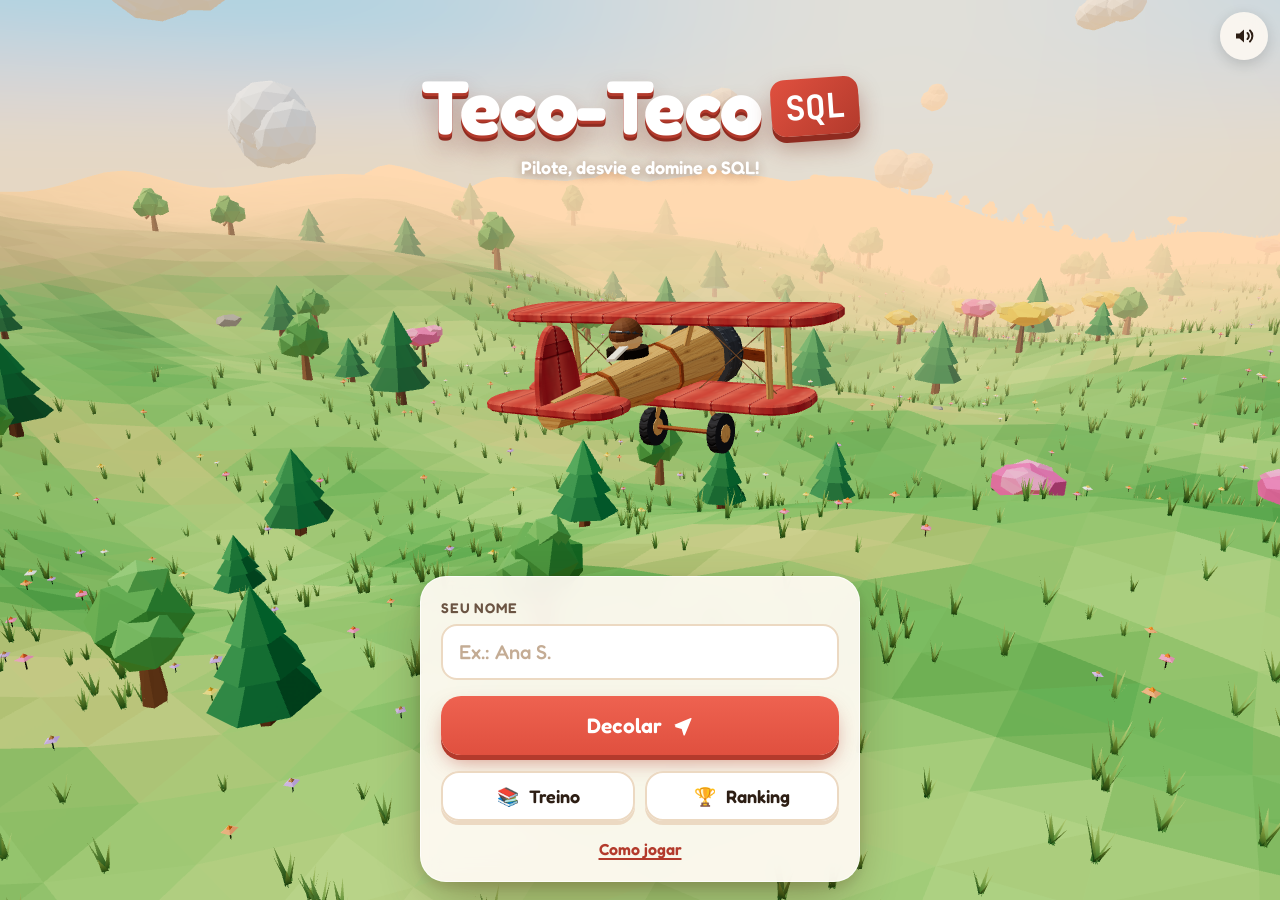
<file: index.html>
<!doctype html>
<html lang="pt-BR">
<head>
  <meta charset="utf-8">
  <meta name="viewport" content="width=device-width, initial-scale=1, maximum-scale=1, user-scalable=no, viewport-fit=cover">
  <meta name="theme-color" content="#f7c99b">
  <meta name="description" content="Teco-Teco SQL: pilote um aviãozinho, desvie dos obstáculos e responda desafios de SQL.">
  <meta name="apple-mobile-web-app-capable" content="yes">
  <meta name="mobile-web-app-capable" content="yes">
  <meta name="apple-mobile-web-app-title" content="Teco-Teco SQL">
  <title>Teco-Teco SQL</title>
  <link rel="manifest" href="manifest.webmanifest">
  <link rel="icon" href="assets/icone.svg" type="image/svg+xml">
  <link rel="apple-touch-icon" href="assets/icone-180.png">
  <link rel="preconnect" href="https://fonts.googleapis.com">
  <link rel="preconnect" href="https://fonts.gstatic.com" crossorigin>
  <link href="https://fonts.googleapis.com/css2?family=Fredoka:wght@400;500;600;700&family=JetBrains+Mono:wght@500;700&display=swap" rel="stylesheet">
  <link rel="stylesheet" href="css/estilo.css">
</head>
<body>
  <canvas id="cena" aria-hidden="true"></canvas>

  <!-- Carregando -->
  <div id="carregando" class="carregando">
    <div class="carregando-helice"></div>
    <span>Preparando o hangar…</span>
  </div>

  <!-- Tela inicial -->
  <section id="tela-inicio" class="tela" aria-label="Início">
    <button id="btn-som-menu" class="btn-redondo btn-som-menu" aria-label="Som"></button>
    <header class="logo">
      <div class="logo-titulo">
        <span class="logo-teco">Teco-Teco</span>
        <span class="logo-sql">SQL</span>
      </div>
      <p class="logo-sub">Pilote, desvie e domine o SQL!</p>
    </header>

    <form id="form-inicio" class="cartao cartao-inicio" autocomplete="off" novalidate>
      <label class="campo">
        <span class="campo-rotulo">Seu nome</span>
        <input id="nome" name="nome" maxlength="20" placeholder="Ex.: Ana S." enterkeyhint="done" spellcheck="false">
      </label>
      <div class="campo">
        <span class="campo-rotulo">Sua turma</span>
        <div id="turmas" class="turmas" role="radiogroup" aria-label="Turma"></div>
      </div>
      <p id="erro-inicio" class="erro" role="alert" hidden></p>
      <button type="submit" class="btn btn-principal btn-grande">
        Decolar
        <svg viewBox="0 0 24 24" aria-hidden="true"><path d="M2.6 10.6L20.4 3.3c.6-.2 1.1.3.9.9l-7.3 17.8c-.3.7-1.3.6-1.5-.1l-1.9-6.6-6.6-1.9c-.7-.2-.8-1.2-.1-1.5z" fill="currentColor"/><path d="M10.6 13.4l5-5" stroke="#fff" stroke-opacity=".5" stroke-width="1.6" stroke-linecap="round"/></svg>
      </button>
      <div class="linha-botoes">
        <button type="button" id="btn-treino" class="btn btn-secundario btn-treino">
          <span aria-hidden="true">📚</span> Treino
        </button>
        <button type="button" id="btn-ranking" class="btn btn-secundario btn-ranking">
          <span aria-hidden="true">🏆</span> Ranking
        </button>
      </div>
      <div class="linha-sec">
        <button type="button" id="btn-como" class="btn-link">Como jogar</button>
      </div>
    </form>
  </section>

  <!-- Ranking -->
  <section id="tela-ranking" class="tela tela-ranking" aria-label="Ranking">
    <div class="cartao cartao-ranking">
      <div class="treino-topo">
        <button id="btn-voltar-ranking" class="btn-redondo btn-voltar" aria-label="Voltar">
          <svg viewBox="0 0 24 24"><path d="M15 5l-7 7 7 7" fill="none" stroke="currentColor" stroke-width="2.6" stroke-linecap="round" stroke-linejoin="round"/></svg>
        </button>
        <div class="ranking-titulo">
          <h2>Ranking</h2>
          <p id="ranking-turma"></p>
        </div>
        <button id="btn-atualizar-ranking" class="btn-redondo btn-voltar" aria-label="Atualizar">
          <svg viewBox="0 0 24 24"><path d="M19.5 12a7.5 7.5 0 11-2.2-5.3M19.5 4.5v4h-4" fill="none" stroke="currentColor" stroke-width="2.4" stroke-linecap="round" stroke-linejoin="round"/></svg>
        </button>
      </div>
      <div id="ranking-conteudo" class="ranking-conteudo" aria-live="polite"></div>
      <a href="professor.html" class="link-professor">Área do professor</a>
    </div>
  </section>

  <!-- Modo treino: escolher tema -->
  <section id="tela-treino" class="tela tela-treino" aria-label="Modo treino">
    <div class="cartao cartao-treino">
      <div class="treino-topo">
        <button id="btn-voltar-treino" class="btn-redondo btn-voltar" aria-label="Voltar">
          <svg viewBox="0 0 24 24"><path d="M15 5l-7 7 7 7" fill="none" stroke="currentColor" stroke-width="2.6" stroke-linecap="round" stroke-linejoin="round"/></svg>
        </button>
        <div>
          <h2>Modo treino</h2>
          <p>Sem obstáculos, sem tempo e sem pontos. Só aprender!</p>
        </div>
      </div>
      <div id="lista-temas" class="lista-temas"></div>
    </div>
  </section>

  <!-- Modo treino: resumo -->
  <section id="tela-fim-treino" class="tela tela-resultado" aria-label="Resumo do treino">
    <div class="cartao cartao-resultado">
      <div id="treino-selo" class="res-selo"></div>
      <h2 id="treino-titulo" class="res-titulo"></h2>
      <div id="treino-tema" class="treino-tema"></div>
      <p id="treino-placar" class="treino-placar"></p>
      <div id="treino-bolinhas" class="treino-bolinhas"></div>
      <p id="treino-dica" class="res-sub"></p>
      <div class="res-botoes">
        <button id="btn-treino-de-novo" class="btn btn-principal btn-grande">Treinar de novo</button>
        <button id="btn-treino-outro" class="btn btn-secundario">Escolher outro tema</button>
        <button id="btn-treino-jogar" class="btn btn-secundario">Jogar valendo pontos ✈️</button>
      </div>
    </div>
  </section>

  <!-- HUD do jogo -->
  <div id="hud" class="hud" hidden>
    <div class="hud-topo">
      <div id="vidas" class="vidas" aria-label="Vidas"></div>
      <div class="hud-centro">
        <div id="progresso" class="pilula">1/15</div>
        <div class="proxima"><div id="proxima-barra" class="proxima-barra"></div></div>
      </div>
      <div class="hud-dir">
        <div id="pontos" class="pontos">0</div>
        <div id="combo" class="combo" hidden>x2</div>
      </div>
    </div>
    <div class="hud-botoes">
      <button id="btn-pausa" class="btn-redondo" aria-label="Pausar">
        <svg viewBox="0 0 24 24"><rect x="6" y="5" width="4" height="14" rx="1.5" fill="currentColor"/><rect x="14" y="5" width="4" height="14" rx="1.5" fill="currentColor"/></svg>
      </button>
      <button id="btn-som" class="btn-redondo" aria-label="Som"></button>
    </div>
    <div id="dica-arraste" class="dica-arraste">
      <div class="dica-dedo"></div>
      <span>Arraste o dedo para pilotar</span>
    </div>
  </div>

  <!-- Pergunta -->
  <div id="painel-pergunta" class="painel-pergunta" hidden></div>

  <!-- Contagem regressiva -->
  <div id="contagem" class="contagem" hidden></div>

  <!-- Avisos rápidos (perdeu vida, combo...) -->
  <div id="avisos" class="avisos" aria-live="polite"></div>

  <!-- Pausa -->
  <div id="tela-pausa" class="sobreposicao" hidden>
    <div class="cartao cartao-modal">
      <h2>Voo pausado</h2>
      <p>Respire fundo, piloto!</p>
      <button id="btn-continuar-pausa" class="btn btn-principal btn-grande">Continuar</button>
      <button id="btn-sair" class="btn btn-secundario">Sair para o início</button>
    </div>
  </div>

  <!-- Como jogar -->
  <div id="tela-como" class="sobreposicao" hidden>
    <div class="cartao cartao-modal cartao-como">
      <h2>Como jogar</h2>
      <ul class="lista-como">
        <li><span class="como-icone">👆</span><div><strong>Arraste o dedo</strong> em qualquer lugar da tela para pilotar. No computador, use as setas.</div></li>
        <li><span class="como-icone">☁️</span><div><strong>Desvie</strong> das nuvens de tempestade, dos balões e das torres de blocos.</div></li>
        <li><span class="como-icone">❓</span><div>De tempos em tempos o voo <strong>para</strong> e aparece uma pergunta de SQL. Responda com calma!</div></li>
        <li><span class="como-icone">❤️</span><div>Você tem <strong>5 vidas</strong>. Bater ou errar uma pergunta tira 1 vida.</div></li>
        <li><span class="como-icone">🔥</span><div>Responda <strong>rápido</strong> e acerte <strong>em sequência</strong>: 3 seguidas valem x2, 5 seguidas valem x3!</div></li>
        <li><span class="como-icone">⭐</span><div>Pegue as <strong>estrelas</strong> no caminho para ganhar pontos extras.</div></li>
        <li><span class="como-icone">🪙</span><div>Fique de olho na rara <strong>moeda dourada</strong>: ela aparece <strong>uma única vez</strong> por partida. Quem pegar <strong>dobra a pontuação</strong>!</div></li>
      </ul>
      <button id="btn-fechar-como" class="btn btn-principal btn-grande">Entendi!</button>
    </div>
  </div>

  <!-- Resultado -->
  <section id="tela-resultado" class="tela tela-resultado" aria-label="Resultado">
    <div class="cartao cartao-resultado">
      <div id="res-selo" class="res-selo"></div>
      <h2 id="res-titulo" class="res-titulo"></h2>
      <p id="res-sub" class="res-sub"></p>
      <div class="res-pontos">
        <span id="res-pontos" class="res-pontos-num">0</span>
        <span class="res-pontos-rotulo">pontos</span>
        <span id="res-recorde" class="res-recorde" hidden>Novo recorde!</span>
      </div>
      <div id="res-detalhe" class="res-detalhe"></div>
      <div class="res-stats">
        <div><strong id="res-acertos">0/15</strong><span>acertos</span></div>
        <div><strong id="res-combo">0</strong><span>maior combo</span></div>
        <div><strong id="res-distancia">0 m</strong><span>voados</span></div>
      </div>
      <div id="res-temas" class="res-temas"></div>
      <p id="res-ranking" class="res-ranking" aria-live="polite"></p>
      <div class="res-botoes">
        <button id="btn-de-novo" class="btn btn-principal btn-grande">Jogar de novo</button>
        <div class="linha-botoes">
          <button id="btn-ver-ranking" class="btn btn-secundario">🏆 Ranking</button>
          <button id="btn-inicio" class="btn btn-secundario">Início</button>
        </div>
      </div>
    </div>
  </section>

  <div id="confete" class="confete" aria-hidden="true"></div>

  <script type="module" src="js/main.js"></script>
</body>
</html>
</file>
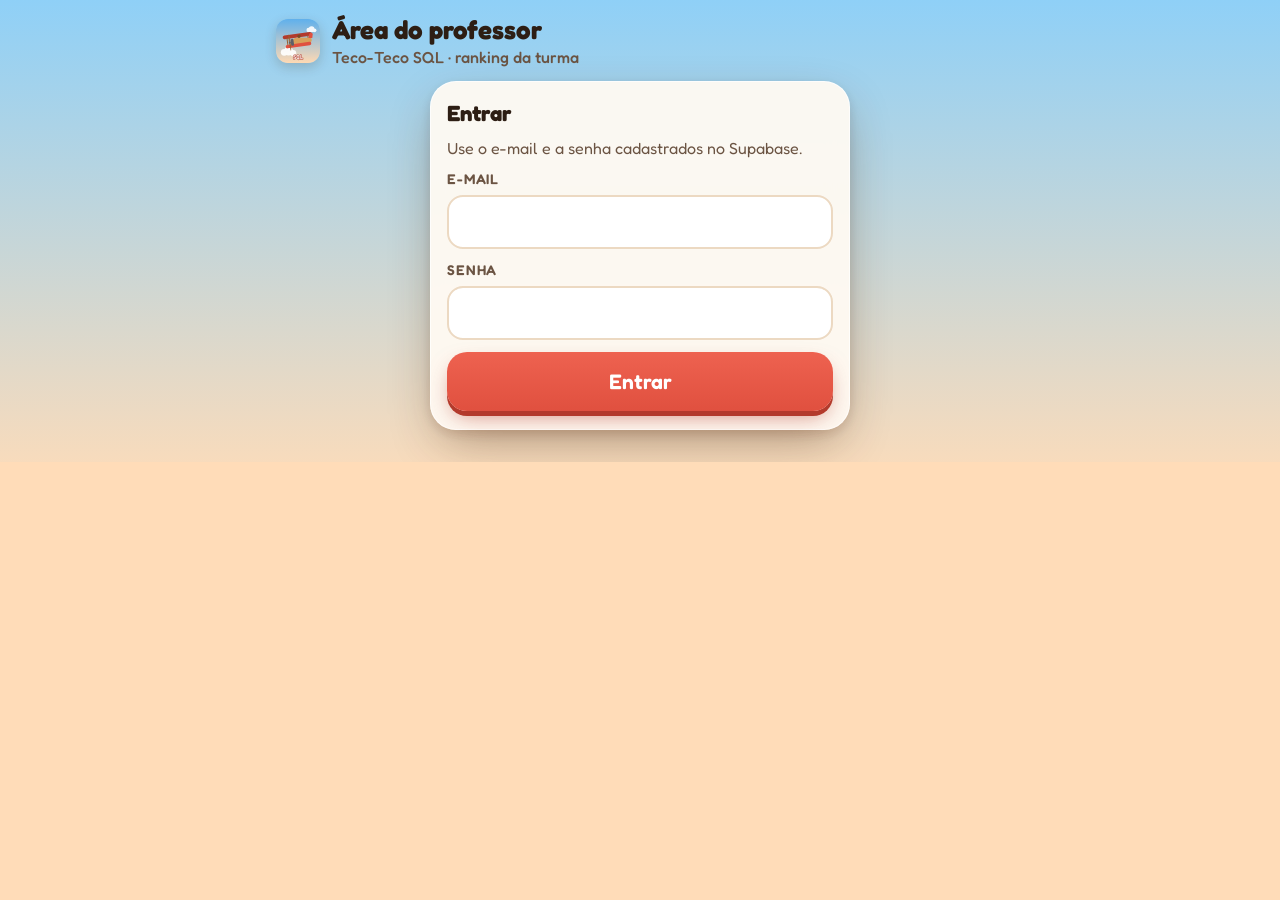
<file: professor.html>
<!doctype html>
<html lang="pt-BR">
<head>
  <meta charset="utf-8">
  <meta name="viewport" content="width=device-width, initial-scale=1, viewport-fit=cover">
  <meta name="theme-color" content="#f7c99b">
  <meta name="robots" content="noindex">
  <title>Área do professor · Teco-Teco SQL</title>
  <link rel="icon" href="assets/icone.svg" type="image/svg+xml">
  <link rel="preconnect" href="https://fonts.googleapis.com">
  <link rel="preconnect" href="https://fonts.gstatic.com" crossorigin>
  <link href="https://fonts.googleapis.com/css2?family=Fredoka:wght@400;500;600;700&family=JetBrains+Mono:wght@500;700&display=swap" rel="stylesheet">
  <link rel="stylesheet" href="css/estilo.css">
  <link rel="stylesheet" href="css/professor.css">
</head>
<body class="pagina-professor">
  <main class="prof">
    <header class="prof-cabecalho">
      <a href="./" class="prof-voltar" aria-label="Voltar ao jogo">
        <img src="assets/icone.svg" alt="" width="44" height="44">
      </a>
      <div>
        <h1>Área do professor</h1>
        <p>Teco-Teco SQL · ranking da turma</p>
      </div>
      <button id="btn-sair" class="btn btn-secundario btn-pequeno" hidden>Sair</button>
    </header>

    <!-- Aviso: ranking não configurado -->
    <section id="sem-config" class="cartao prof-cartao" hidden>
      <h2>Ranking ainda não configurado</h2>
      <p>Preencha <code>url</code> e <code>chave</code> em <code>js/config.js</code>, seguindo o passo a passo do README.</p>
    </section>

    <!-- Login -->
    <form id="form-login" class="cartao prof-cartao prof-login" hidden novalidate>
      <h2>Entrar</h2>
      <p>Use o e-mail e a senha cadastrados no Supabase.</p>
      <label class="campo">
        <span class="campo-rotulo">E-mail</span>
        <input id="email" type="email" autocomplete="username" required>
      </label>
      <label class="campo">
        <span class="campo-rotulo">Senha</span>
        <input id="senha" type="password" autocomplete="current-password" required>
      </label>
      <p id="erro-login" class="erro" role="alert" hidden></p>
      <button type="submit" class="btn btn-principal btn-grande" id="btn-entrar">Entrar</button>
    </form>

    <!-- Painel -->
    <section id="painel" hidden>
      <div class="prof-numeros">
        <div class="cartao"><strong id="n-jogadores">0</strong><span>alunos</span></div>
        <div class="cartao"><strong id="n-partidas">0</strong><span>partidas</span></div>
        <div class="cartao"><strong id="n-media">0</strong><span>média de acertos</span></div>
      </div>

      <div class="cartao prof-cartao">
        <div class="prof-ferramentas">
          <input id="busca" type="search" placeholder="Buscar aluno…" aria-label="Buscar aluno">
          <button id="btn-atualizar" class="btn btn-secundario btn-pequeno">↻ Atualizar</button>
          <button id="btn-csv" class="btn btn-secundario btn-pequeno">⬇ Planilha</button>
          <button id="btn-zerar" class="btn btn-perigo btn-pequeno">Zerar ranking</button>
        </div>
        <p class="prof-dica">O ranking mostra a <b>melhor</b> pontuação de cada aluno. Renomear ou apagar vale para todas as partidas daquele nome.</p>
        <div id="lista-jogadores" class="lista-jogadores" aria-live="polite"></div>
      </div>
    </section>
  </main>

  <!-- Janela de confirmação / edição -->
  <div id="janela" class="sobreposicao" hidden>
    <div class="cartao cartao-modal prof-janela" role="dialog" aria-modal="true" aria-labelledby="janela-titulo">
      <h2 id="janela-titulo"></h2>
      <div id="janela-corpo"></div>
      <p id="janela-erro" class="erro" role="alert" hidden></p>
      <div class="prof-janela-botoes">
        <button id="janela-cancelar" class="btn btn-secundario">Cancelar</button>
        <button id="janela-ok" class="btn btn-principal">OK</button>
      </div>
    </div>
  </div>

  <div id="aviso" class="prof-aviso" role="status" hidden></div>

  <script type="module" src="js/professor.js"></script>
</body>
</html>
</file>
<file: css/estilo.css>
/* ───────────── Teco-Teco SQL ───────────── */
:root {
  --creme: #fff8ef;
  --creme-2: #fbeedd;
  --tinta: #2d1e14;
  --tinta-2: #6b5443;
  --madeira: #d8a05a;
  --madeira-escura: #9a6230;
  --vermelho: #e0503f;
  --vermelho-escuro: #b33a2c;
  --verde: #22a565;
  --verde-claro: #e3f7ec;
  --erro: #e5484d;
  --erro-claro: #fdecec;
  --ouro: #ffc83d;
  --vidro: rgba(255, 250, 243, 0.94);
  --sombra: 0 18px 50px -12px rgba(74, 38, 12, 0.45), 0 4px 12px rgba(74, 38, 12, 0.12);
  --raio: 26px;
  --fonte: 'Fredoka', ui-rounded, 'SF Pro Rounded', system-ui, -apple-system, 'Segoe UI', Roboto, sans-serif;
  --mono: 'JetBrains Mono', ui-monospace, 'SF Mono', Menlo, Consolas, monospace;
  --topo-seguro: env(safe-area-inset-top, 0px);
  --base-segura: env(safe-area-inset-bottom, 0px);

  /* Cores dos temas */
  --t-create: #8b5cf6;
  --t-insert: #10b981;
  --t-select: #3b82f6;
  --t-where: #f59e0b;
  --t-update: #ec4899;
  --t-delete: #5b6b82;
}

* { box-sizing: border-box; -webkit-tap-highlight-color: transparent; }
html, body {
  margin: 0;
  height: 100%;
  overflow: hidden;
  background: #ffdcb8;
  color: var(--tinta);
  font-family: var(--fonte);
  overscroll-behavior: none;
  -webkit-user-select: none;
  user-select: none;
  -webkit-text-size-adjust: 100%;
}
input { -webkit-user-select: text; user-select: text; }
button { font: inherit; color: inherit; cursor: pointer; }
code {
  font-family: var(--mono);
  font-size: 0.88em;
  font-weight: 500;
  background: rgba(45, 30, 20, 0.07);
  border-radius: 6px;
  padding: 0.08em 0.35em;
  white-space: nowrap;
}
[hidden] { display: none !important; }

#cena {
  position: fixed;
  inset: 0;
  width: 100%;
  height: 100%;
  display: block;
  touch-action: none;
}

/* ───────────── Carregando ───────────── */
.carregando {
  position: fixed; inset: 0; z-index: 50;
  display: grid; place-content: center; justify-items: center; gap: 18px;
  background: linear-gradient(#7cc2f0, #ffdcb8);
  font-weight: 600; font-size: 18px; color: #fff;
  text-shadow: 0 2px 8px rgba(0, 0, 0, 0.15);
  transition: opacity 0.5s;
  text-align: center; padding: 24px;
}
.carregando.sumiu { opacity: 0; pointer-events: none; }
.carregando-helice {
  width: 64px; height: 64px; border-radius: 50%;
  background: conic-gradient(from 0deg, var(--madeira-escura) 0 8%, transparent 8% 50%, var(--madeira-escura) 50% 58%, transparent 58%);
  animation: girar 0.5s linear infinite;
}
@keyframes girar { to { transform: rotate(360deg); } }

/* ───────────── Telas ───────────── */
.tela {
  position: fixed; inset: 0; z-index: 10;
  display: none;
  flex-direction: column;
  align-items: center;
  padding: calc(18px + var(--topo-seguro)) 16px calc(18px + var(--base-segura));
  overflow-y: auto;
}
.tela.ativa { display: flex; animation: aparecer 0.45s cubic-bezier(.2,.8,.2,1); }
@keyframes aparecer { from { opacity: 0; transform: translateY(14px); } }

.cartao {
  background: var(--vidro);
  border-radius: var(--raio);
  box-shadow: var(--sombra);
  border: 1px solid rgba(255, 255, 255, 0.7);
  -webkit-backdrop-filter: blur(10px);
  backdrop-filter: blur(10px);
}

/* Logo */
#tela-inicio { justify-content: space-between; }
.logo { text-align: center; margin-top: 4vh; }
.logo-titulo {
  display: inline-flex; align-items: center; gap: 10px; flex-wrap: wrap; justify-content: center;
}
.logo-teco {
  font-size: clamp(44px, 13vw, 76px);
  font-weight: 700;
  letter-spacing: -0.02em;
  line-height: 0.95;
  color: #fff;
  -webkit-text-stroke: 0;
  text-shadow:
    0 3px 0 var(--vermelho-escuro),
    0 6px 0 #8f2b20,
    0 14px 24px rgba(120, 40, 20, 0.35);
}
.logo-sql {
  font-family: var(--mono);
  font-weight: 700;
  font-size: clamp(22px, 6vw, 34px);
  color: #fff;
  background: linear-gradient(135deg, var(--vermelho), var(--vermelho-escuro));
  padding: 6px 14px;
  border-radius: 14px;
  transform: rotate(-4deg);
  box-shadow: 0 6px 0 #8f2b20, 0 12px 22px rgba(120, 40, 20, 0.35);
}
.logo-sub {
  margin: 14px 0 0;
  font-size: 18px; font-weight: 600;
  color: #fff;
  text-shadow: 0 2px 10px rgba(90, 40, 10, 0.45);
}

.cartao-inicio {
  width: 100%;
  max-width: 440px;
  padding: 22px 20px 16px;
  display: flex; flex-direction: column; gap: 16px;
  animation: subir 0.6s 0.1s cubic-bezier(.2,.8,.2,1) both;
}
@keyframes subir { from { opacity: 0; transform: translateY(40px); } }

.campo { display: flex; flex-direction: column; gap: 8px; }
.campo-rotulo { font-size: 14px; font-weight: 600; color: var(--tinta-2); text-transform: uppercase; letter-spacing: 0.06em; }
.campo input {
  font: inherit; font-size: 20px; font-weight: 500;
  padding: 14px 16px;
  border-radius: 16px;
  border: 2px solid #ecd9c2;
  background: #fff;
  color: var(--tinta);
  outline: none;
  transition: border-color 0.2s, box-shadow 0.2s;
}
.campo input:focus { border-color: var(--madeira); box-shadow: 0 0 0 4px rgba(216, 160, 90, 0.25); }
.campo input::placeholder { color: #c4ac94; }

.turmas { display: grid; grid-template-columns: repeat(auto-fit, minmax(52px, 1fr)); gap: 8px; }
.turma {
  border: 2px solid #ecd9c2;
  background: #fff;
  border-radius: 14px;
  padding: 11px 6px;
  font-size: 17px; font-weight: 600;
  transition: transform 0.15s, background 0.2s, border-color 0.2s, color 0.2s;
}
.turma:active { transform: scale(0.95); }
.turma.ativa {
  background: var(--madeira);
  border-color: var(--madeira-escura);
  color: #fff;
  box-shadow: 0 4px 0 var(--madeira-escura);
  transform: translateY(-2px);
}

.erro {
  margin: -4px 0 0;
  color: var(--erro);
  font-weight: 600;
  font-size: 15px;
  animation: tremer 0.35s;
}
@keyframes tremer { 25% { transform: translateX(-6px); } 75% { transform: translateX(6px); } }

/* Botões */
.btn {
  border: 0;
  border-radius: 18px;
  padding: 14px 20px;
  font-size: 18px; font-weight: 600;
  display: inline-flex; align-items: center; justify-content: center; gap: 10px;
  transition: transform 0.12s, box-shadow 0.12s, filter 0.2s, opacity 0.2s;
}
.btn svg { width: 22px; height: 22px; }
.btn-principal {
  background: linear-gradient(180deg, #ee6250, var(--vermelho));
  color: #fff;
  box-shadow: 0 5px 0 var(--vermelho-escuro), 0 10px 22px -6px rgba(179, 58, 44, 0.6);
}
.btn-principal:active:not(:disabled) { transform: translateY(4px); box-shadow: 0 1px 0 var(--vermelho-escuro); }
.btn-secundario {
  background: #fff;
  color: var(--tinta);
  box-shadow: inset 0 0 0 2px #ecd9c2, 0 4px 0 #ecd9c2;
}
.btn-secundario:active:not(:disabled) { transform: translateY(3px); box-shadow: inset 0 0 0 2px #ecd9c2, 0 1px 0 #ecd9c2; }
.btn:disabled { opacity: 0.45; cursor: default; filter: grayscale(0.3); }
.btn-grande { padding: 17px 24px; font-size: 21px; border-radius: 20px; }
.btn-link {
  background: none; border: 0; padding: 6px 2px;
  color: var(--vermelho-escuro); font-weight: 600; font-size: 16px;
  text-decoration: underline; text-underline-offset: 3px; text-decoration-thickness: 2px;
}
.linha-sec { display: flex; justify-content: space-between; align-items: center; gap: 8px; flex-wrap: wrap; }
.em-breve {
  font-size: 13px; font-weight: 600; color: var(--tinta-2);
  background: var(--creme-2); padding: 6px 10px; border-radius: 999px;
}

/* ───────────── HUD ───────────── */
.hud {
  position: fixed; inset: 0; z-index: 5; pointer-events: none;
  padding: calc(10px + var(--topo-seguro)) 12px 12px;
}
.hud-topo { display: grid; grid-template-columns: 1fr auto 1fr; align-items: start; gap: 8px; }
.vidas { display: flex; gap: 2px; padding-top: 4px; }
.coracao svg { width: 20px; height: 20px; display: block; fill: #ff4d5e; filter: drop-shadow(0 2px 0 #b81f35) drop-shadow(0 3px 6px rgba(0,0,0,.18)); transition: transform 0.3s; }
.coracao.vazio svg { fill: rgba(255, 255, 255, 0.55); filter: drop-shadow(0 2px 0 rgba(0,0,0,.12)); }
.coracao.perdeu svg { animation: perdeu 0.6s; }
@keyframes perdeu { 0% { transform: scale(1.6); fill: #ff4d5e; } 40% { transform: scale(0.7) rotate(-15deg); } 100% { transform: scale(1); } }

.hud-centro { display: flex; flex-direction: column; align-items: center; gap: 6px; }
.pilula {
  background: rgba(45, 30, 20, 0.55);
  -webkit-backdrop-filter: blur(8px); backdrop-filter: blur(8px);
  color: #fff;
  font-weight: 600; font-size: 15px;
  padding: 5px 12px;
  border-radius: 999px;
  white-space: nowrap;
}
.pilula-rotulo { opacity: 0.75; font-weight: 500; }
.proxima { width: 100%; min-width: 90px; height: 6px; border-radius: 99px; background: rgba(45, 30, 20, 0.25); overflow: hidden; }
.proxima-barra { height: 100%; background: linear-gradient(90deg, #ffe08a, var(--ouro)); transform-origin: left; transform: scaleX(0); border-radius: inherit; }

.hud-dir { display: flex; flex-direction: column; align-items: flex-end; gap: 6px; }
.pontos {
  font-size: 30px; font-weight: 700; color: #fff; line-height: 1;
  text-shadow: 0 2px 0 rgba(120, 50, 10, 0.45), 0 4px 14px rgba(120, 50, 10, 0.35);
  font-variant-numeric: tabular-nums;
}
.pontos.pulo { animation: pulo 0.35s; }
@keyframes pulo { 40% { transform: scale(1.25); } }
.combo {
  font-size: 14px; font-weight: 700; color: #fff;
  background: rgba(45, 30, 20, 0.5);
  padding: 4px 10px; border-radius: 999px;
  animation: pulo 0.35s;
}
.combo.quente { background: linear-gradient(135deg, #ff8a3d, #f03e3e); box-shadow: 0 0 18px rgba(255, 120, 50, 0.7); }

.hud-botoes {
  position: absolute; right: 12px; bottom: calc(14px + var(--base-segura));
  display: flex; gap: 10px; pointer-events: auto;
}
.btn-redondo {
  width: 48px; height: 48px; border-radius: 50%;
  border: 0;
  background: rgba(255, 250, 243, 0.85);
  -webkit-backdrop-filter: blur(8px); backdrop-filter: blur(8px);
  color: var(--tinta);
  display: grid; place-items: center;
  box-shadow: 0 4px 14px rgba(0, 0, 0, 0.15);
}
.btn-redondo svg { width: 24px; height: 24px; }
.btn-redondo:active { transform: scale(0.92); }

.dica-arraste {
  position: absolute; left: 50%; bottom: calc(26% + var(--base-segura));
  transform: translateX(-50%);
  display: flex; flex-direction: column; align-items: center; gap: 10px;
  color: #fff; font-weight: 600; font-size: 17px;
  text-shadow: 0 2px 8px rgba(0, 0, 0, 0.35);
  transition: opacity 0.6s;
  white-space: nowrap;
}
.dica-arraste.sumiu { opacity: 0; }
.dica-dedo {
  width: 44px; height: 44px; border-radius: 50%;
  background: rgba(255, 255, 255, 0.9);
  box-shadow: 0 0 0 10px rgba(255, 255, 255, 0.25);
  animation: dedo 1.6s ease-in-out infinite;
}
@keyframes dedo { 0%, 100% { transform: translateX(-50px); } 50% { transform: translateX(50px); } }

/* Avisos rápidos */
.avisos { position: fixed; inset: 0; pointer-events: none; z-index: 8; display: grid; place-items: center; }
.aviso {
  grid-area: 1 / 1;
  font-size: 34px; font-weight: 700; color: #fff;
  padding: 8px 20px; border-radius: 999px;
  animation: aviso 1.2s forwards;
}
.aviso-ruim { background: rgba(229, 72, 77, 0.92); box-shadow: 0 10px 30px rgba(229, 72, 77, 0.5); }
@keyframes aviso {
  0% { opacity: 0; transform: scale(0.5); }
  15% { opacity: 1; transform: scale(1.1); }
  25% { transform: scale(1); }
  75% { opacity: 1; transform: translateY(-20px); }
  100% { opacity: 0; transform: translateY(-50px); }
}

/* ───────────── Pergunta ───────────── */
.painel-pergunta {
  position: fixed; inset: 0; z-index: 20;
  display: flex; align-items: flex-end; justify-content: center;
  padding: calc(12px + var(--topo-seguro)) 12px calc(12px + var(--base-segura));
  background: linear-gradient(180deg, rgba(40, 22, 10, 0.1), rgba(40, 22, 10, 0.55));
  opacity: 0;
  transition: opacity 0.22s;
  overflow-y: auto;
}
.painel-pergunta.visivel { opacity: 1; }
.cartao-pergunta {
  --tema: var(--t-select);
  width: 100%;
  max-width: 560px;
  max-height: 100%;
  overflow-y: auto;
  background: var(--creme);
  border-radius: var(--raio);
  box-shadow: var(--sombra);
  padding: 18px 18px 20px;
  transform: translateY(40px) scale(0.98);
  transition: transform 0.35s cubic-bezier(.2,.9,.25,1.15);
  border-top: 6px solid var(--tema);
  user-select: none;
}
.painel-pergunta.visivel .cartao-pergunta { transform: none; }
.tema-create { --tema: var(--t-create); }
.tema-insert { --tema: var(--t-insert); }
.tema-select { --tema: var(--t-select); }
.tema-where { --tema: var(--t-where); }
.tema-update { --tema: var(--t-update); }
.tema-delete { --tema: var(--t-delete); }

.pq-topo { display: flex; justify-content: space-between; align-items: center; gap: 8px; }
.chip-tema {
  font-family: var(--mono);
  font-weight: 700;
  font-size: 13px;
  color: #fff;
  background: var(--tema);
  padding: 5px 10px;
  border-radius: 8px;
  letter-spacing: 0.02em;
  white-space: nowrap;
}
.pq-num { font-weight: 600; color: var(--tinta-2); font-size: 15px; }
.pq-tempo { height: 8px; background: #efe1cf; border-radius: 99px; margin: 14px 0 12px; overflow: hidden; }
.pq-tempo-barra {
  height: 100%;
  background: linear-gradient(90deg, var(--tema), color-mix(in srgb, var(--tema) 60%, white));
  transform-origin: left;
  border-radius: inherit;
  transition: background 0.3s;
}
.pq-tempo-barra.alerta { background: linear-gradient(90deg, #f03e3e, #ff8787); animation: piscar 0.5s infinite alternate; }
.pq-tempo.parado .pq-tempo-barra { animation: none; }
@keyframes piscar { to { opacity: 0.55; } }
.pq-tipo { font-size: 14px; font-weight: 600; color: var(--tema); text-transform: uppercase; letter-spacing: 0.06em; }
.pq-texto { font-size: clamp(19px, 5.2vw, 23px); line-height: 1.35; font-weight: 600; margin: 6px 0 16px; }
.pq-texto code { font-size: 0.84em; white-space: normal; }

.btn-opcao {
  width: 100%;
  border: 2px solid #ecd9c2;
  background: #fff;
  border-radius: 18px;
  text-align: left;
  transition: transform 0.12s, border-color 0.2s, background 0.2s, box-shadow 0.12s;
  box-shadow: 0 4px 0 #ecd9c2;
}
.btn-opcao:active:not(:disabled) { transform: translateY(3px); box-shadow: 0 1px 0 #ecd9c2; }
.btn-opcao:disabled { cursor: default; }
.respondida .btn-opcao:not(.certa):not(.errada) { opacity: 0.45; }
.btn-opcao.certa { border-color: var(--verde); background: var(--verde-claro); box-shadow: 0 4px 0 var(--verde); animation: certo 0.4s; }
.btn-opcao.errada { border-color: var(--erro); background: var(--erro-claro); box-shadow: 0 4px 0 var(--erro); animation: tremer 0.35s; }
@keyframes certo { 50% { transform: scale(1.04); } }

.opcoes-vf { display: grid; grid-template-columns: 1fr 1fr; gap: 12px; }
.btn-vf {
  display: flex; flex-direction: column; align-items: center; gap: 8px;
  padding: 18px 8px 16px;
  font-size: 20px; font-weight: 700;
  text-align: center;
}
.vf-icone { width: 46px; height: 46px; border-radius: 50%; display: grid; place-items: center; color: #fff; }
.vf-icone svg { width: 26px; height: 26px; }
.vf-verdadeiro .vf-icone { background: var(--verde); }
.vf-falso .vf-icone { background: var(--erro); }

.opcoes-escolha { display: flex; flex-direction: column; gap: 10px; }
.btn-escolha { display: flex; align-items: center; gap: 12px; padding: 12px 14px; font-size: 17px; font-weight: 500; }
.letra {
  flex: none;
  width: 32px; height: 32px; border-radius: 10px;
  display: grid; place-items: center;
  background: color-mix(in srgb, var(--tema) 14%, white);
  color: var(--tema);
  font-weight: 700;
}
.btn-escolha.certa .letra { background: var(--verde); color: #fff; }
.btn-escolha.errada .letra { background: var(--erro); color: #fff; }
.texto.codigo { font-family: var(--mono); font-size: 14.5px; font-weight: 500; word-break: break-word; line-height: 1.4; }

/* Montar comando */
.montagem {
  min-height: 74px;
  border: 2px dashed color-mix(in srgb, var(--tema) 45%, #ecd9c2);
  background: color-mix(in srgb, var(--tema) 5%, white);
  border-radius: 18px;
  padding: 10px;
  display: flex; align-items: center;
  transition: border-color 0.2s, background 0.2s;
}
.montagem.certa { border: 2px solid var(--verde); background: var(--verde-claro); animation: certo 0.4s; }
.montagem.errada { border: 2px solid var(--erro); background: var(--erro-claro); animation: tremer 0.35s; }
.montagem-dica { color: var(--tinta-2); font-size: 15px; width: 100%; text-align: center; opacity: 0.8; }
.montagem-linha { display: flex; flex-wrap: wrap; gap: 7px; }
.montagem-linha:empty { display: none; }
.pecas { display: flex; flex-wrap: wrap; gap: 8px; margin: 14px 0 16px; justify-content: center; }
.peca {
  font-family: var(--mono);
  font-weight: 700;
  font-size: 15px;
  padding: 10px 12px;
  border-radius: 12px;
  border: 0;
  background: #fff;
  color: var(--tinta);
  box-shadow: inset 0 0 0 2px #ecd9c2, 0 4px 0 #e2ccb0;
  transition: transform 0.1s, opacity 0.2s;
  animation: peca 0.25s cubic-bezier(.2,.9,.3,1.3);
}
@keyframes peca { from { transform: scale(0.6); opacity: 0; } }
.peca:active:not(:disabled) { transform: translateY(3px); box-shadow: inset 0 0 0 2px #ecd9c2, 0 1px 0 #e2ccb0; }
.peca-usada {
  background: var(--tema);
  color: #fff;
  box-shadow: 0 3px 0 color-mix(in srgb, var(--tema) 70%, black);
}
.peca-vazia { color: transparent; background: transparent; box-shadow: inset 0 0 0 2px #eadccb; border: 0; pointer-events: none; animation: none; }
.respondida .peca-usada { cursor: default; }
.acoes-montar { display: grid; grid-template-columns: 1fr 2fr; gap: 10px; }
.gabarito {
  margin-top: 10px;
  padding: 10px 12px;
  border-radius: 14px;
  background: var(--verde-claro);
  border: 2px solid var(--verde);
  display: flex; flex-direction: column; gap: 4px;
  animation: aparecer 0.3s;
}
.gabarito span { font-size: 13px; font-weight: 700; color: var(--verde); text-transform: uppercase; letter-spacing: 0.05em; }
.gabarito code { background: none; padding: 0; white-space: normal; font-size: 15px; font-weight: 700; }

/* Retorno */
.pq-retorno { margin-top: 16px; padding-top: 16px; border-top: 2px dashed #ecd9c2; animation: aparecer 0.35s; display: flex; flex-direction: column; gap: 12px; }
.retorno-cabecalho { display: flex; align-items: center; gap: 12px; }
.retorno-icone { width: 46px; height: 46px; border-radius: 50%; display: grid; place-items: center; color: #fff; flex: none; }
.retorno-icone svg { width: 26px; height: 26px; }
.acertou .retorno-icone { background: var(--verde); box-shadow: 0 0 0 6px var(--verde-claro); }
.errou .retorno-icone { background: var(--erro); box-shadow: 0 0 0 6px var(--erro-claro); }
.retorno-titulo { display: flex; flex-direction: column; }
.retorno-titulo strong { font-size: 22px; }
.acertou .retorno-titulo strong { color: var(--verde); }
.errou .retorno-titulo strong { color: var(--erro); }
.retorno-titulo span { font-weight: 600; color: var(--tinta-2); }
.retorno-explicacao { margin: 0; font-size: 16.5px; line-height: 1.45; color: var(--tinta); background: var(--creme-2); padding: 12px 14px; border-radius: 14px; }
.retorno-explicacao code { white-space: normal; }

/* ───────────── Contagem ───────────── */
.contagem { position: fixed; inset: 0; z-index: 15; display: grid; place-items: center; pointer-events: none; }
.contagem-num {
  font-size: clamp(90px, 30vw, 160px);
  font-weight: 700; color: #fff;
  text-shadow: 0 6px 0 var(--vermelho-escuro), 0 16px 40px rgba(120, 40, 20, 0.45);
  animation: contar 0.65s cubic-bezier(.2,.8,.2,1) forwards;
}
.contagem-vai { font-size: clamp(64px, 20vw, 110px); color: #fff3c4; }
@keyframes contar { from { transform: scale(2.2); opacity: 0; } 30% { transform: scale(1); opacity: 1; } to { transform: scale(0.85); opacity: 0.9; } }

/* ───────────── Modais ───────────── */
.sobreposicao {
  position: fixed; inset: 0; z-index: 30;
  display: grid; place-items: center;
  padding: 16px;
  background: rgba(40, 22, 10, 0.45);
  animation: aparecer 0.25s;
  overflow-y: auto;
}
.cartao-modal {
  width: 100%; max-width: 420px;
  padding: 24px 20px 20px;
  display: flex; flex-direction: column; gap: 12px;
  text-align: center;
}
.cartao-modal h2 { margin: 0; font-size: 28px; }
.cartao-modal p { margin: 0 0 8px; color: var(--tinta-2); font-size: 17px; }
.cartao-como { text-align: left; max-width: 460px; }
.cartao-como h2 { text-align: center; }
.lista-como { list-style: none; margin: 4px 0 8px; padding: 0; display: flex; flex-direction: column; gap: 12px; }
.lista-como li { display: flex; gap: 12px; align-items: flex-start; font-size: 16.5px; line-height: 1.4; }
.como-icone { flex: none; width: 40px; height: 40px; border-radius: 12px; display: grid; place-items: center; background: var(--creme-2); font-size: 20px; }

/* ───────────── Resultado ───────────── */
.tela-resultado { justify-content: flex-start; }
.cartao-resultado {
  width: 100%; max-width: 460px;
  padding: 22px 18px 18px;
  text-align: center;
  display: flex; flex-direction: column; align-items: center; gap: 6px;
  margin: auto 0;
}
.res-selo {
  font-size: 44px; width: 80px; height: 80px; border-radius: 50%;
  display: grid; place-items: center;
  background: radial-gradient(circle at 35% 30%, #fff6d6, #ffd36b);
  box-shadow: 0 0 0 8px rgba(255, 211, 107, 0.3), 0 10px 30px rgba(200, 130, 20, 0.35);
  margin-top: -58px;
  animation: selo 0.7s cubic-bezier(.2,.9,.3,1.4);
}
@keyframes selo { from { transform: scale(0) rotate(-40deg); } }
.res-titulo { margin: 6px 0 0; font-size: 28px; line-height: 1.1; }
.res-sub { margin: 0; color: var(--tinta-2); font-size: 16px; font-weight: 500; }
.res-pontos { display: flex; flex-direction: column; align-items: center; margin: 6px 0 2px; }
.res-pontos-num {
  font-size: 56px; font-weight: 700; line-height: 1;
  background: linear-gradient(180deg, var(--vermelho), var(--vermelho-escuro));
  -webkit-background-clip: text; background-clip: text; color: transparent;
  font-variant-numeric: tabular-nums;
}
.res-pontos-rotulo { font-weight: 600; color: var(--tinta-2); text-transform: uppercase; letter-spacing: 0.1em; font-size: 13px; }
.res-recorde {
  margin-top: 8px;
  background: linear-gradient(135deg, #ffd43b, #ff922b);
  color: #fff; font-weight: 700; font-size: 14px;
  padding: 4px 12px; border-radius: 999px;
  animation: pulo 0.6s 1.2s;
}
.res-detalhe { display: flex; gap: 6px; flex-wrap: wrap; justify-content: center; font-size: 13px; color: var(--tinta-2); }
.res-detalhe span { background: var(--creme-2); padding: 4px 10px; border-radius: 999px; }
.res-stats { display: grid; grid-template-columns: repeat(3, 1fr); gap: 8px; width: 100%; margin: 8px 0 2px; }
.res-stats div { background: #fff; border-radius: 16px; padding: 7px 4px; display: flex; flex-direction: column; box-shadow: inset 0 0 0 2px #f1e3d1; }
.res-stats strong { font-size: 20px; }
.res-stats span { font-size: 13px; color: var(--tinta-2); font-weight: 500; }
.res-temas { width: 100%; display: grid; grid-template-columns: repeat(6, 1fr); gap: 5px; margin: 6px 0; }
.res-tema { display: flex; flex-direction: column; align-items: center; gap: 7px; background: #fff; border-radius: 12px; padding: 7px 2px 9px; box-shadow: inset 0 0 0 2px #f1e3d1; }
.bolinhas { display: flex; gap: 4px; }
.res-tema .chip-tema { font-size: 10px; padding: 3px 5px; border-radius: 6px; }
.bolinha { width: 10px; height: 10px; border-radius: 50%; background: #eadccb; }
.bolinha.ok { background: var(--verde); box-shadow: 0 0 0 3px var(--verde-claro); }
.bolinha.nao { background: var(--erro); box-shadow: 0 0 0 3px var(--erro-claro); }
.res-aviso { font-size: 14px; color: var(--tinta-2); margin: 4px 0 8px; }
.res-botoes { display: flex; flex-direction: column; gap: 10px; width: 100%; }

/* ───────────── Confete ───────────── */
.confete { position: fixed; inset: 0; pointer-events: none; z-index: 40; overflow: hidden; }
.confete i {
  position: absolute; left: 50%; top: 55%;
  width: 10px; height: 14px; border-radius: 3px;
  animation: confete var(--d) cubic-bezier(.15,.7,.4,1) forwards;
}
@keyframes confete {
  to { transform: translate(var(--x), var(--y)) rotate(var(--r)); opacity: 0; }
}

/* Telas maiores */
@media (min-width: 720px) {
  .painel-pergunta { align-items: center; }
  .cartao-pergunta { padding: 24px 26px 26px; }
  .coracao svg { width: 26px; height: 26px; }
}
@media (max-height: 640px) {
  .logo { margin-top: 0; }
  .logo-teco { font-size: 42px; }
  .cartao-inicio { gap: 12px; padding: 16px; }
  .btn-grande { padding: 14px 20px; }
}
@media (prefers-reduced-motion: reduce) {
  *, *::before, *::after { animation-duration: 0.01ms !important; transition-duration: 0.01ms !important; }
}
.tela-resultado { padding-top: calc(70px + var(--topo-seguro)); }

/* ───────────── Etapa 2: modo treino ───────────── */
.tema-todos { --tema: #6b5443; }
.btn-treino { width: 100%; }
.cartao-inicio .linha-sec { justify-content: center; margin-top: -4px; }

.tela-treino { justify-content: flex-start; }
.cartao-treino {
  width: 100%; max-width: 480px;
  padding: 18px 16px 16px;
  margin: auto 0;
  animation: subir 0.5s cubic-bezier(.2,.8,.2,1) both;
}
.treino-topo { display: flex; gap: 12px; align-items: flex-start; margin-bottom: 14px; }
.treino-topo h2 { margin: 2px 0 2px; font-size: 26px; }
.treino-topo p { margin: 0; color: var(--tinta-2); font-size: 15.5px; line-height: 1.35; }
.btn-voltar { flex: none; width: 44px; height: 44px; box-shadow: inset 0 0 0 2px #ecd9c2; background: #fff; }
.lista-temas { display: flex; flex-direction: column; gap: 10px; }
.btn-tema {
  display: flex; align-items: center; gap: 14px;
  width: 100%;
  padding: 12px 14px;
  border: 2px solid #ecd9c2;
  border-left: 6px solid var(--tema);
  background: #fff;
  border-radius: 18px;
  text-align: left;
  box-shadow: 0 4px 0 #ecd9c2;
  transition: transform 0.12s, box-shadow 0.12s;
}
.btn-tema:active { transform: translateY(3px); box-shadow: 0 1px 0 #ecd9c2; }
.btn-tema-icone {
  flex: none; width: 44px; height: 44px; border-radius: 14px;
  display: grid; place-items: center; font-size: 22px;
  background: color-mix(in srgb, var(--tema) 14%, white);
}
.btn-tema-textos { display: flex; flex-direction: column; align-items: flex-start; gap: 5px; }
.btn-tema-textos strong { font-size: 17px; }
.btn-tema-desc { font-size: 14.5px; color: var(--tinta-2); font-weight: 500; }

.hud-treino .vidas, .hud-treino .hud-dir { visibility: hidden; }
.pq-sem-tempo {
  margin: 12px 0 10px;
  font-size: 13px; font-weight: 600;
  color: var(--tinta-2);
  background: var(--creme-2);
  border-radius: 999px;
  padding: 4px 12px;
  display: inline-block;
}

.treino-tema { margin: 8px 0 4px; }
.treino-tema .chip-tema { font-size: 14px; padding: 6px 12px; }
.treino-placar { margin: 6px 0 4px; font-size: 22px; font-weight: 600; }
.treino-placar b { font-size: 40px; color: var(--vermelho); }
.treino-bolinhas { display: flex; flex-wrap: wrap; justify-content: center; gap: 7px; max-width: 300px; margin: 4px 0 6px; }
.treino-bolinhas .bolinha { width: 16px; height: 16px; }
#tela-fim-treino .res-sub { margin: 4px 0 14px; }

/* ───────────── Etapa 2: tabela do comando ───────────── */
.demo {
  border-radius: 16px;
  background: #fff;
  box-shadow: inset 0 0 0 2px #f1e3d1;
  padding: 12px;
  display: flex; flex-direction: column; gap: 10px;
  animation: aparecer 0.35s;
}
.demo-carregando { flex-direction: row; align-items: center; gap: 10px; color: var(--tinta-2); font-weight: 500; font-size: 15px; }
.demo-girando {
  width: 18px; height: 18px; border-radius: 50%;
  border: 3px solid #ecd9c2; border-top-color: var(--tema);
  animation: girar 0.7s linear infinite;
}
.demo-cabecalho { display: flex; align-items: center; gap: 8px; font-weight: 700; font-size: 14px; color: var(--tema); text-transform: uppercase; letter-spacing: 0.05em; }
.demo-icone { font-size: 18px; }
.demo-sql {
  display: block;
  white-space: pre-wrap;
  word-break: break-word;
  font-size: 13.5px;
  line-height: 1.45;
  padding: 9px 11px;
  border-radius: 10px;
  background: #2d1e14;
  color: #ffe9c7;
}
.demo-tabela-moldura { border-radius: 12px; overflow: hidden; box-shadow: 0 0 0 2px color-mix(in srgb, var(--tema) 35%, #ecd9c2); }
.demo-nome-tabela {
  font-family: var(--mono); font-weight: 700; font-size: 12.5px;
  background: color-mix(in srgb, var(--tema) 85%, black);
  color: #fff;
  padding: 5px 10px;
}
.demo-nome-tabela::before { content: '▦ '; opacity: 0.8; }
.demo-rolagem { overflow-x: auto; -webkit-overflow-scrolling: touch; }
.demo-tabela { width: 100%; border-collapse: collapse; font-family: var(--mono); font-size: 13.5px; }
.demo-tabela th {
  background: var(--tema);
  color: #fff;
  text-align: left;
  padding: 7px 10px;
  font-weight: 700;
  white-space: nowrap;
}
.demo-tabela th small { display: block; font-size: 10.5px; font-weight: 500; opacity: 0.85; letter-spacing: 0.04em; }
.demo-tabela td { padding: 6px 10px; border-top: 1px solid #f1e3d1; white-space: nowrap; }
.demo-tabela td.num { text-align: right; font-variant-numeric: tabular-nums; }
.demo-tabela tbody tr { animation: linha 0.35s calc(var(--i, 0) * 60ms) both; }
.demo-tabela tbody tr:nth-child(even) td { background: #fdf8f1; }
@keyframes linha { from { opacity: 0; transform: translateX(-8px); } }
.demo-tabela tr.nova td { background: #dcf5e6 !important; font-weight: 700; }
.demo-tabela tr.nova td:first-child { box-shadow: inset 4px 0 0 var(--verde); }
.demo-tabela td.alterada { background: #fff2c2 !important; font-weight: 700; animation: destaque 1s 0.4s; }
@keyframes destaque { 30% { background: #ffd43b; } }
.demo-tabela tr.vazia td { text-align: center; color: var(--tinta-2); font-family: var(--fonte); font-style: italic; padding: 12px; }
.demo-legenda { margin: 0; font-size: 15px; line-height: 1.4; color: var(--tinta); }
.demo-legenda code { white-space: nowrap; }

/* ───────────── Etapa 3: ranking ───────────── */
.linha-botoes { display: grid; grid-template-columns: 1fr 1fr; gap: 10px; }
.linha-botoes .btn { width: 100%; padding-left: 10px; padding-right: 10px; }

.tela-ranking { justify-content: flex-start; }
.cartao-ranking {
  width: 100%; max-width: 480px;
  padding: 18px 16px 14px;
  margin: auto 0;
  display: flex; flex-direction: column;
  animation: subir 0.5s cubic-bezier(.2,.8,.2,1) both;
}
.cartao-ranking .treino-topo { align-items: center; }
.ranking-titulo { flex: 1; text-align: center; }
.ranking-titulo h2 { margin: 0; font-size: 28px; }
.ranking-titulo p { margin: 0; color: var(--tinta-2); font-size: 15px; font-weight: 500; }
.ranking-conteudo { min-height: 220px; }
.ranking-vazio { display: flex; flex-direction: column; align-items: center; gap: 10px; text-align: center; padding: 36px 12px; color: var(--tinta-2); font-size: 17px; }
.ranking-vazio > span { font-size: 44px; }
.ranking-vazio p { margin: 0; line-height: 1.4; }
.ranking-vazio small { font-size: 13px; opacity: 0.8; }

.mini-girando {
  display: inline-block; vertical-align: -3px;
  width: 16px; height: 16px; border-radius: 50%;
  border: 3px solid #ecd9c2; border-top-color: var(--vermelho);
  animation: girar 0.7s linear infinite;
}
.mini-girando.grande { width: 38px; height: 38px; border-width: 4px; }

.podio { display: grid; grid-template-columns: 1fr 1fr 1fr; align-items: end; gap: 8px; margin: 6px 0 14px; }
.podio-lugar { display: flex; flex-direction: column; align-items: center; gap: 3px; min-width: 0; animation: subir 0.5s both; }
.podio-lugar.lugar-1 { animation-delay: 0.15s; }
.podio-lugar.lugar-2 { animation-delay: 0.05s; }
.podio-lugar.lugar-3 { animation-delay: 0.25s; }
.podio-medalha { font-size: 34px; line-height: 1; }
.lugar-1 .podio-medalha { font-size: 44px; }
.podio-nome { font-weight: 700; font-size: 15.5px; max-width: 100%; overflow: hidden; text-overflow: ellipsis; white-space: nowrap; }
.podio-pontos { font-weight: 700; color: var(--vermelho); font-size: 18px; font-variant-numeric: tabular-nums; }
.podio-bloco {
  width: 100%;
  border-radius: 14px 14px 6px 6px;
  display: grid; place-items: center;
  font-weight: 700; font-size: 22px; color: #fff;
  margin-top: 4px;
}
.lugar-1 .podio-bloco { height: 92px; background: linear-gradient(180deg, #ffd43b, #f59f00); box-shadow: 0 5px 0 #c27b00; }
.lugar-2 .podio-bloco { height: 70px; background: linear-gradient(180deg, #ced4da, #98a2ad); box-shadow: 0 5px 0 #77818c; }
.lugar-3 .podio-bloco { height: 54px; background: linear-gradient(180deg, #f0a46b, #c97538); box-shadow: 0 5px 0 #9b5826; }
.podio-lugar.eu .podio-nome { color: var(--vermelho-escuro); }

.lista-ranking { list-style: none; margin: 0; padding: 0; display: flex; flex-direction: column; gap: 6px; }
.lista-ranking li {
  display: grid; grid-template-columns: 38px 1fr auto auto; align-items: center; gap: 8px;
  background: #fff;
  border-radius: 14px;
  padding: 9px 12px;
  box-shadow: inset 0 0 0 2px #f1e3d1;
  animation: aparecer 0.35s both;
}
.lista-ranking .pos { font-weight: 700; color: var(--tinta-2); }
.lista-ranking .nome { font-weight: 600; overflow: hidden; text-overflow: ellipsis; white-space: nowrap; }
.lista-ranking .nome em { font-style: normal; font-size: 12px; font-weight: 700; color: #fff; background: var(--vermelho); padding: 2px 7px; border-radius: 99px; margin-left: 4px; }
.lista-ranking .acertos { font-size: 13px; color: var(--verde); font-weight: 600; }
.lista-ranking .pts { font-weight: 700; font-variant-numeric: tabular-nums; min-width: 44px; text-align: right; }
.lista-ranking li.eu { box-shadow: inset 0 0 0 2px var(--vermelho); background: #fff3ef; }
.link-professor { align-self: center; margin-top: 14px; font-size: 13px; color: var(--tinta-2); opacity: 0.75; }

.res-ranking { margin: 6px 0 10px; font-size: 15.5px; line-height: 1.4; padding: 10px 12px; border-radius: 14px; width: 100%; }
.res-ranking:empty { display: none; }
.res-ranking.carregando { color: var(--tinta-2); background: var(--creme-2); }
.res-ranking.ok { background: #fff4d6; color: var(--tinta); box-shadow: inset 0 0 0 2px #ffd36b; }
.res-ranking.aviso { background: var(--creme-2); color: var(--tinta-2); }

/* Avisos de clima */
.aviso-clima {
  font-size: 28px;
  background: rgba(52, 66, 86, 0.9);
  box-shadow: 0 10px 30px rgba(30, 40, 60, 0.5);
  white-space: nowrap;
  animation-duration: 2s;
  align-self: start;
  margin-top: calc(16vh + var(--topo-seguro));
}

/* Botão de som da tela inicial */
.btn-som-menu {
  position: absolute;
  top: calc(12px + var(--topo-seguro));
  right: 12px;
  z-index: 2;
}
#tela-inicio .logo { margin-top: max(4vh, 52px); }
@media (max-height: 640px) { #tela-inicio .logo { margin-top: 48px; } }

/* Tema DELETE: linhas e tabelas apagadas na demonstração */
.res-tema .chip-tema { font-size: 9px; padding: 3px 3px; letter-spacing: 0; }
.res-tema .bolinhas { gap: 3px; }
.demo-tabela tr.apagada td { background: var(--erro-claro) !important; color: #b4282d; text-decoration: line-through; text-decoration-thickness: 2px; }
.demo-tabela tr.apagada td:first-child { box-shadow: inset 4px 0 0 var(--erro); }
.tabela-apagada { box-shadow: 0 0 0 2px var(--erro); }
.tabela-apagada .demo-nome-tabela { background: var(--erro); text-decoration: line-through; }
.tabela-apagada .demo-nome-tabela em { display: inline-block; text-decoration: none; font-style: normal; font-family: var(--fonte); font-weight: 600; margin-left: 6px; background: rgba(255, 255, 255, 0.25); padding: 0 6px; border-radius: 6px; }
.tabela-apagada .demo-tabela th { background: #c9ccd2; color: #6d7480; text-decoration: line-through; }
.tabela-apagada .demo-tabela td { color: #a0a6b0; text-decoration: line-through; background: #f6f6f7 !important; }

/* Moeda dourada 2x */
.aviso-moeda {
  font-size: 30px;
  background: linear-gradient(135deg, #ffd34d, #f5a300);
  color: #5a3500;
  box-shadow: 0 10px 34px rgba(245, 163, 0, 0.6), 0 0 0 4px rgba(255, 236, 160, 0.6);
  white-space: nowrap;
  animation-duration: 2s;
  align-self: start;
  margin-top: calc(24vh + var(--topo-seguro));
}
.chip-moeda { background: linear-gradient(135deg, #fff1b8, #ffd34d) !important; color: #6b4200; }
</file>
<file: css/professor.css>
/* Área do professor (usa as cores e botões de estilo.css) */
html:has(.pagina-professor), body.pagina-professor {
  overflow: auto;
  height: auto;
  min-height: 100%;
}
body.pagina-professor {
  background: linear-gradient(180deg, #8fd0f7 0%, #ffdcb8 55%, #ffe9d2 100%) fixed;
  -webkit-user-select: text;
  user-select: text;
}
.prof {
  max-width: 760px;
  margin: 0 auto;
  padding: calc(16px + var(--topo-seguro)) 16px calc(32px + var(--base-segura));
  display: flex; flex-direction: column; gap: 14px;
}
.prof-cabecalho { display: flex; align-items: center; gap: 12px; }
.prof-cabecalho h1 { margin: 0; font-size: 26px; line-height: 1.1; }
.prof-cabecalho p { margin: 2px 0 0; color: var(--tinta-2); font-weight: 500; }
.prof-cabecalho > div { flex: 1; }
.prof-voltar img { display: block; border-radius: 12px; box-shadow: 0 4px 12px rgba(74, 38, 12, 0.2); }
.btn-pequeno { padding: 9px 14px; font-size: 15.5px; border-radius: 14px; }
.btn-perigo {
  background: linear-gradient(180deg, #ef5a5f, var(--erro));
  color: #fff;
  box-shadow: 0 4px 0 #b4282d;
}
.btn-perigo:active:not(:disabled) { transform: translateY(3px); box-shadow: 0 1px 0 #b4282d; }

.prof-cartao { padding: 18px 16px; display: flex; flex-direction: column; gap: 12px; }
.prof-cartao h2 { margin: 0; font-size: 22px; }
.prof-cartao > p { margin: 0; color: var(--tinta-2); }
.prof-login { max-width: 420px; width: 100%; align-self: center; }
.prof-login .campo input { font-size: 18px; }

.prof-numeros { display: grid; grid-template-columns: repeat(3, 1fr); gap: 10px; }
.prof-numeros .cartao { padding: 12px 8px; text-align: center; display: flex; flex-direction: column; }
.prof-numeros strong { font-size: 26px; color: var(--vermelho); }
.prof-numeros span { font-size: 13.5px; color: var(--tinta-2); font-weight: 500; }

.prof-ferramentas { display: flex; flex-wrap: wrap; gap: 8px; }
.prof-ferramentas input {
  flex: 1 1 180px;
  font: inherit; font-size: 16px;
  padding: 9px 12px;
  border-radius: 14px;
  border: 2px solid #ecd9c2;
  background: #fff;
  outline: none;
}
.prof-ferramentas input:focus { border-color: var(--madeira); }
.prof-dica { font-size: 14px; }

.lista-jogadores { display: flex; flex-direction: column; gap: 6px; }
.jogador {
  display: grid; grid-template-columns: 40px 1fr auto; align-items: center; gap: 10px;
  background: #fff; border-radius: 14px; padding: 10px 12px;
  box-shadow: inset 0 0 0 2px #f1e3d1;
}
.jogador-pos { font-weight: 700; color: var(--tinta-2); }
.jogador-info { display: flex; flex-direction: column; min-width: 0; }
.jogador-info strong { font-size: 17px; overflow: hidden; text-overflow: ellipsis; white-space: nowrap; }
.jogador-info span { font-size: 13.5px; color: var(--tinta-2); }
.jogador-acoes { display: flex; gap: 6px; }
.btn-icone {
  width: 40px; height: 40px; border-radius: 12px; border: 0;
  background: var(--creme-2); font-size: 18px;
  display: grid; place-items: center;
}
.btn-icone:active { transform: scale(0.92); }
.btn-icone.perigo { background: var(--erro-claro); }
.prof-vazio { text-align: center; color: var(--tinta-2); padding: 24px 8px; margin: 0; }

.prof-janela { text-align: left; }
.prof-janela p { margin: 0 0 6px; color: var(--tinta); font-size: 16px; }
.prof-janela .campo input { font: inherit; font-size: 18px; padding: 12px 14px; border-radius: 14px; border: 2px solid #ecd9c2; outline: none; }
.prof-janela .campo input:focus { border-color: var(--madeira); }
.prof-janela .btn-link { font-size: inherit; padding: 0; }
.prof-janela-botoes { display: grid; grid-template-columns: 1fr 1fr; gap: 10px; margin-top: 6px; }

.prof-aviso {
  position: fixed; left: 50%; bottom: calc(20px + var(--base-segura));
  transform: translateX(-50%);
  padding: 12px 18px; border-radius: 14px;
  font-weight: 600; color: #fff;
  background: var(--verde);
  box-shadow: 0 10px 30px rgba(0, 0, 0, 0.2);
  animation: aparecer 0.3s;
  z-index: 40;
  max-width: calc(100% - 32px);
}
.prof-aviso.erro { background: var(--erro); }
.prof-janela p.erro { color: var(--erro); font-weight: 600; margin-top: 4px; }
</file>
